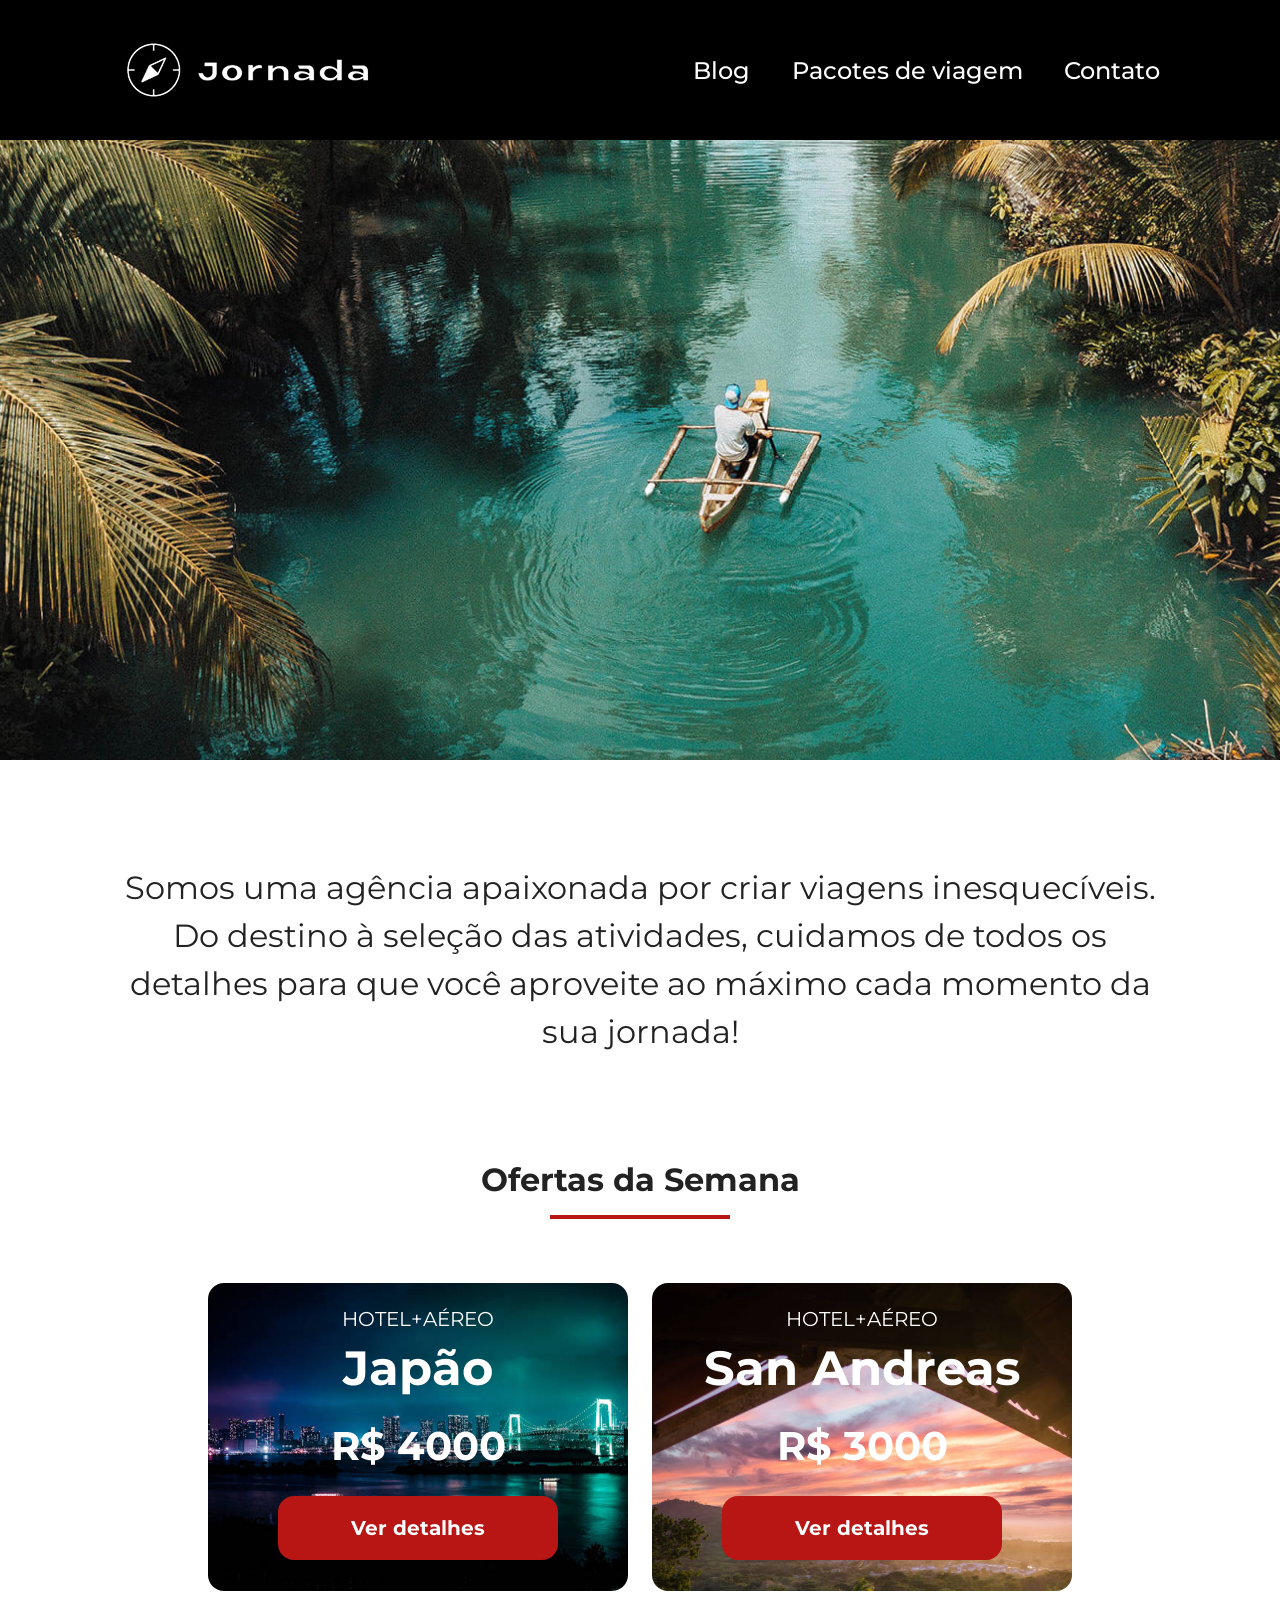
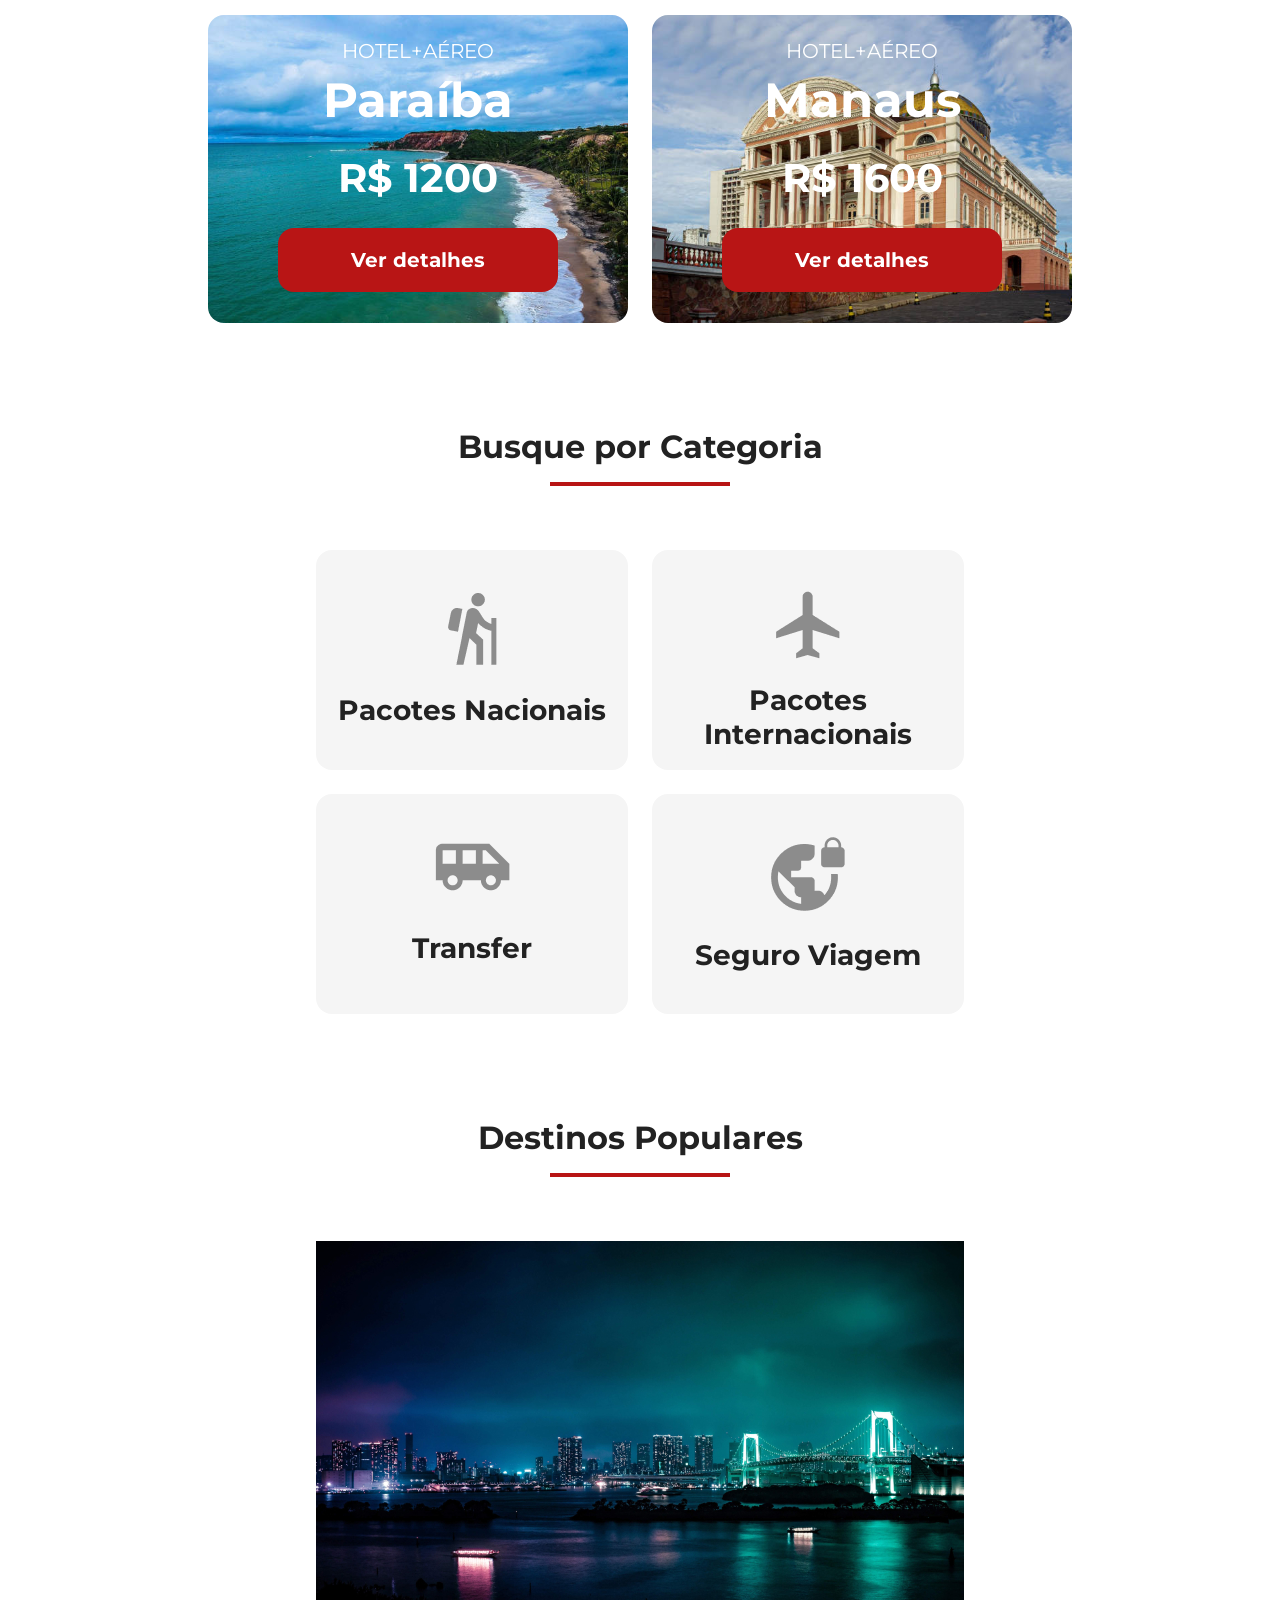
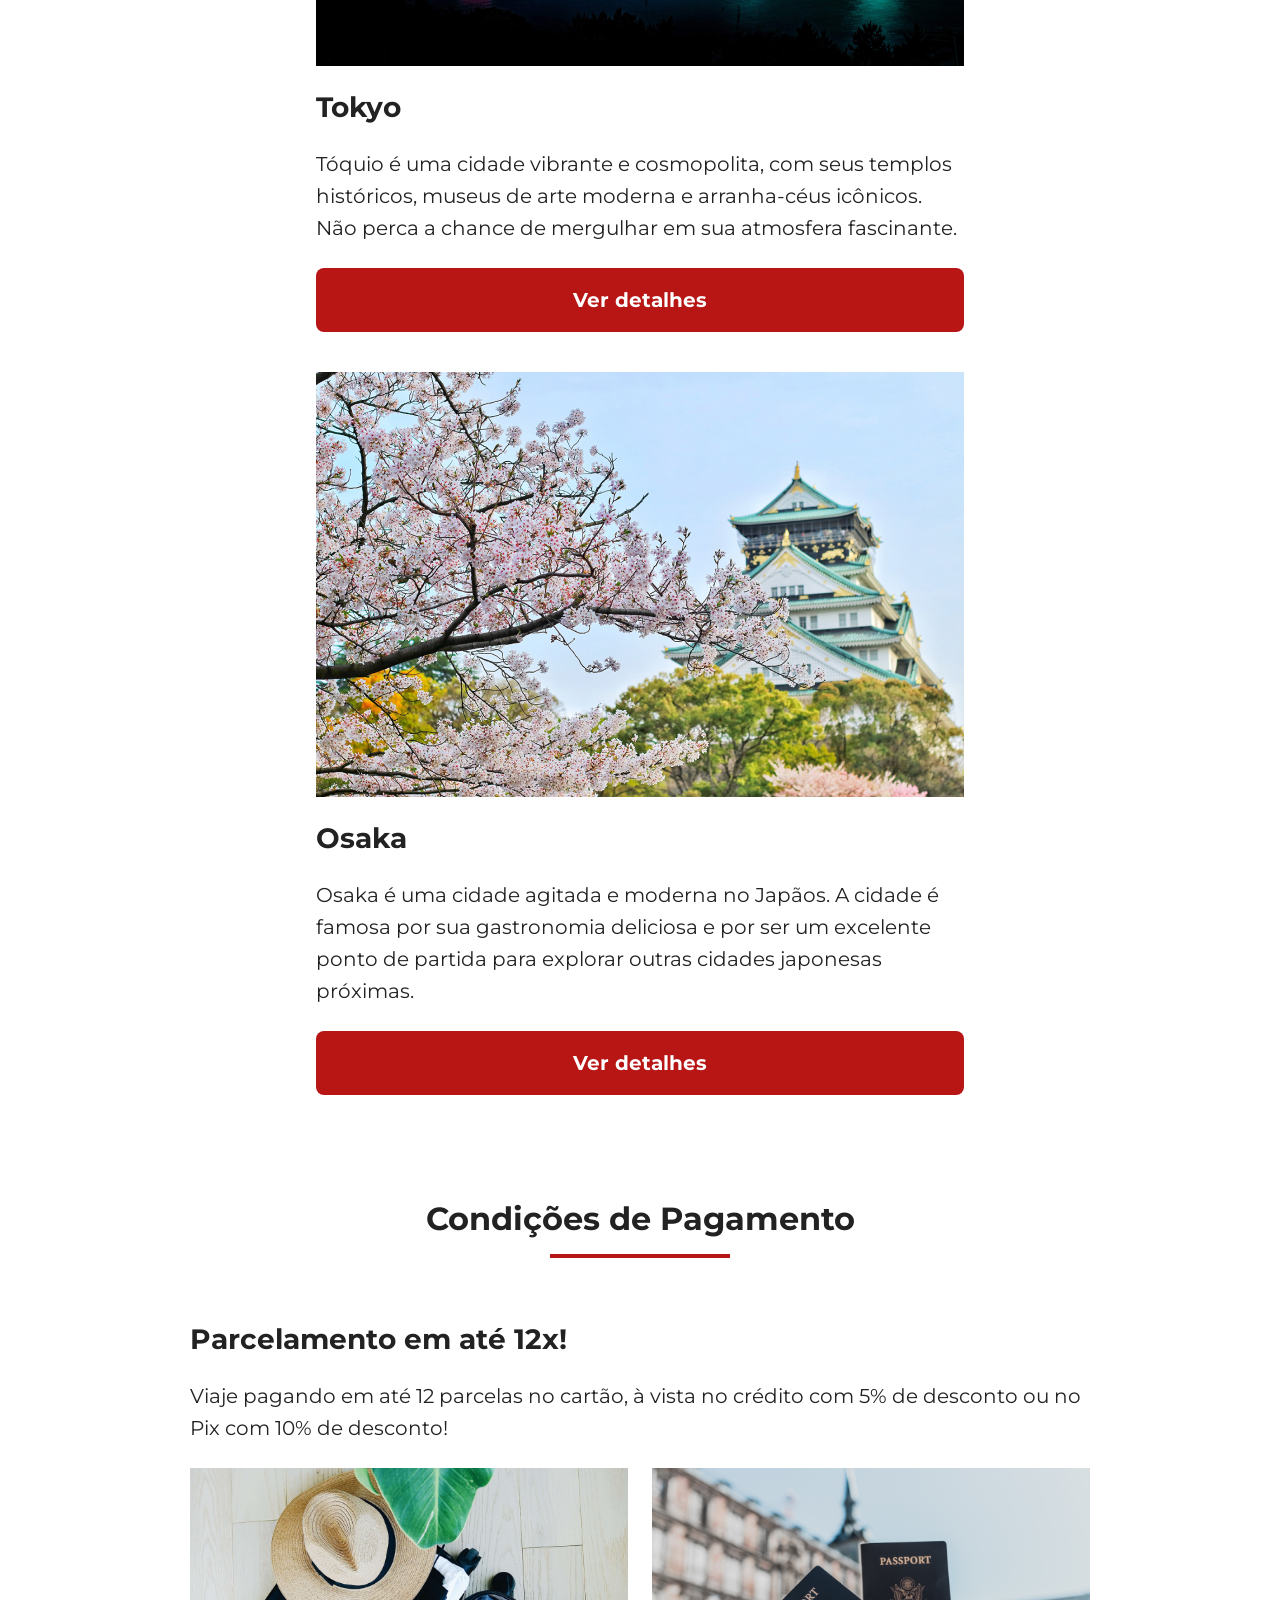
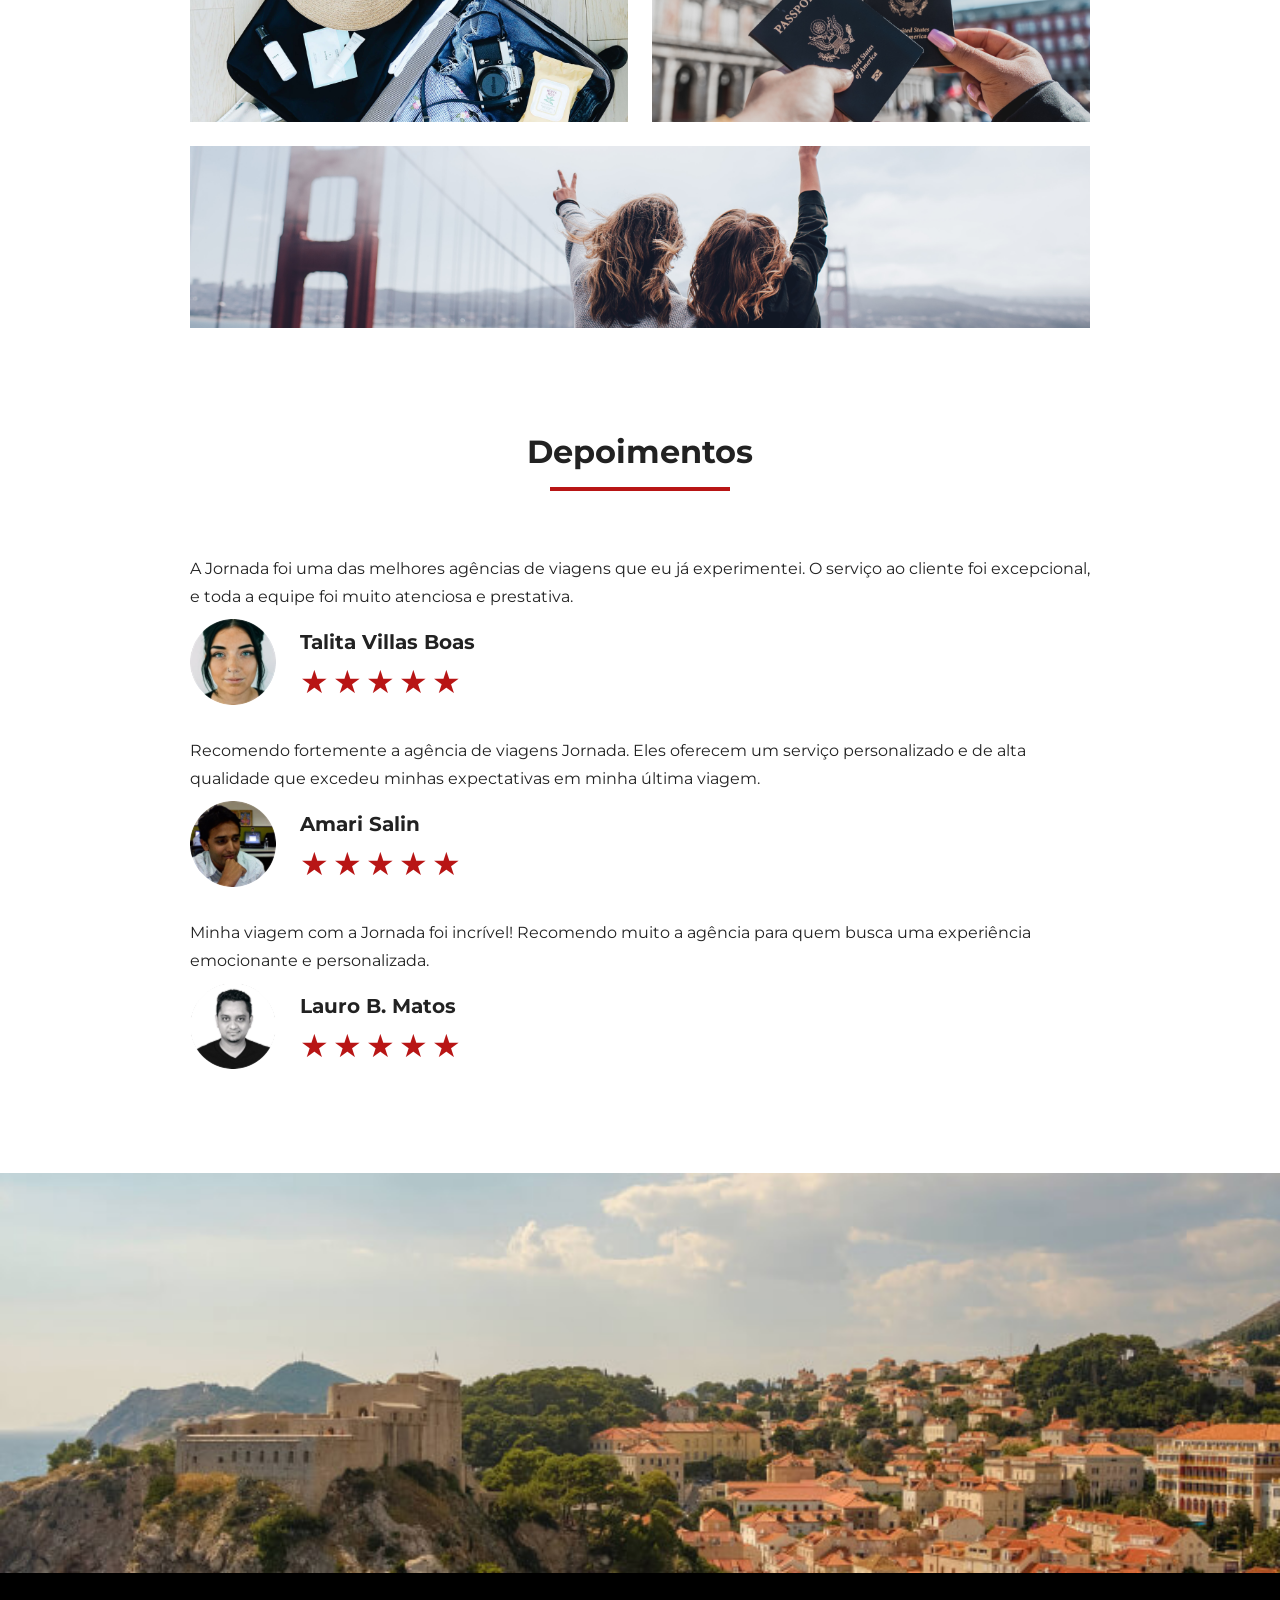
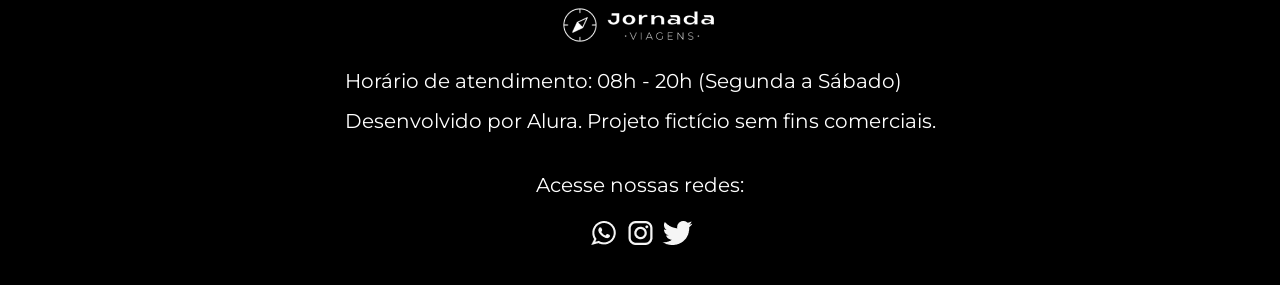
<file: index.html>
<!doctype html>
<html lang="pt-br">
  <head>
    <meta charset="UTF-8" />
    <meta name="viewport" content="width=device-width, initial-scale=1.0" />
    <meta
      name="description"
      content="Agência de viagens especializada em criar experiências inesquecíveis. Oferecemos pacotes personalizados, atendimento excepcional e destinos incríveis para tornar sua jornada única."
    />
    <meta name="og:title" content="Jornada Viagens" />
    <meta
      name="og:descripition"
      content="Jornada Viagens é uma agência de viagens especializada em criar experiências inesquecíveis. Oferecemos pacotes personalizados, atendimento excepcional e destinos incríveis para tornar sua jornada única."
    />
    <meta
      name="og:image"
      content="https://www.jornadaviagens.com.br/assets/images/logo-completa.png"
    />
    <meta name="og:type" content="website" />
    <meta name="og:url" content="https://www.jornadaviagens.com.br" />

    <link rel="preconnect" href="https://fonts.googleapis.com" />
    <link rel="preconnect" href="https://fonts.gstatic.com" crossorigin />
    <link
      href="https://fonts.googleapis.com/css2?family=Montserrat:ital,wght@0,100..900;1,100..900&display=swap"
      rel="stylesheet"
    />

    <title>Jornada Viagens</title>

    <link rel="shortcut icon" href="favico.svg" type="image/x-icon" />
    <link rel="stylesheet" href="assets/css/style.css" />
  </head>

  <body>
    <header class="main-header">
      <a class="logo" href="index.html" title="Página inicial">
        <img
          class="logo-mibile"
          src="assets/images/bussola-branca.png"
          alt=" Logo da Jornada Viagens na cor branca"
        />
        <img
          class="logo-desk"
          src="assets/images/logo-completa.png"
          alt="Logo da Jornada Viagens"
        />
      </a>

      <div class="navigation-menu">
        <label for="menu">
          <img src="assets/images/menu.png" alt="Imagem do menu hambúrguer" />
        </label>

        <input type="checkbox" id="menu" hidden />

        <nav>
          <ul class="list-links">
            <li><a href="#" target="_blank" title="Acessar Blog">Blog</a></li>
            <li>
              <a href="pacotes-de-viagem.html" title="Acessar Pacotes de viagem"
                >Pacotes de viagem</a
              >
            </li>
            <li>
              <a href="#" target="_blank" title="Acessar Contato">Contato</a>
            </li>
          </ul>
        </nav>
      </div>
    </header>

    <main>
      <section class="hero">
        <div class="hero-img"></div>

        <h2 class="hero-description">
          Somos uma agência apaixonada por criar viagens inesquecíveis. Do
          destino à seleção das atividades, cuidamos de todos os detalhes para
          que você aproveite ao máximo cada momento da sua jornada!
        </h2>
      </section>

      <section class="offers">
        <div class="section-title">
          <h2>Ofertas da Semana</h2>
          <hr />
        </div>

        <div class="offers-cards">
          <article class="card japao">
            <header>
              <p>HOTEL+AÉREO</p>
              <h3>
                Japão <br />
                <span>R$ 4000</span>
              </h3>
            </header>
            <footer>
              <a href="#" class="button">Ver detalhes</a>
            </footer>
          </article>

          <article class="card san-andreas">
            <header>
              <p>HOTEL+AÉREO</p>
              <h3>
                San Andreas <br />
                <span>R$ 3000</span>
              </h3>
            </header>
            <footer>
              <a href="#" class="button">Ver detalhes</a>
            </footer>
          </article>

          <article class="card paraiba">
            <header>
              <p>HOTEL+AÉREO</p>
              <h3>
                Paraíba <br />
                <span>R$ 1200</span>
              </h3>
            </header>
            <footer>
              <a href="#" class="button">Ver detalhes</a>
            </footer>
          </article>

          <article class="card manaus">
            <header>
              <p>HOTEL+AÉREO</p>
              <h3>
                Manaus <br />
                <span>R$ 1600</span>
              </h3>
            </header>
            <footer>
              <a href="#" class="button">Ver detalhes</a>
            </footer>
          </article>
        </div>
      </section>

      <section class="search-categories">
        <div class="section-title">
          <h2>Busque por Categoria</h2>
          <hr />
        </div>

        <div class="search-cards">
          <a class="card" href="#" target="_blank">
            <img
              src="assets/images/icone-caminhada.png"
              alt="Icone de caminhada"
            />
            <h3 class="text-card">Pacotes Nacionais</h3>
          </a>

          <a class="card" href="#" target="_blank">
            <img src="assets/images/icone-aviao.png" alt="Icone de caminhada" />
            <h3 class="text-card">
              Pacotes <br />
              Internacionais
            </h3>
          </a>

          <a class="card" href="#" target="_blank">
            <img
              src="assets/images/icone-onibus.png"
              alt="Icone de caminhada"
            />
            <h3 class="text-card">Transfer</h3>
          </a>

          <a class="card" href="#" target="_blank">
            <img
              src="assets/images/icone-planeta.png"
              alt="Icone de caminhada"
            />
            <h3 class="text-card">Seguro Viagem</h3>
          </a>
        </div>
      </section>

      <section class="destinations">
        <div class="section-title">
          <h2>Destinos Populares</h2>
          <hr />
        </div>

        <div class="destination-items">
          <article class="item">
            <header>
              <div class="img-item tokyo"></div>
              <h3 class="content-title">Tokyo</h3>
            </header>
            <p class="content-text">
              Tóquio é uma cidade vibrante e cosmopolita, com seus templos
              históricos, museus de arte moderna e arranha-céus icônicos. Não
              perca a chance de mergulhar em sua atmosfera fascinante.
            </p>
            <footer>
              <a href="#" class="button">Ver detalhes</a>
            </footer>
          </article>

          <article class="item">
            <header>
              <div class="img-item osaka"></div>
              <h3 class="content-title">Osaka</h3>
            </header>
            <p class="content-text">
              Osaka é uma cidade agitada e moderna no Japãos. A cidade é famosa
              por sua gastronomia deliciosa e por ser um excelente ponto de
              partida para explorar outras cidades japonesas próximas.
            </p>
            <footer>
              <a href="#" class="button">Ver detalhes</a>
            </footer>
          </article>
        </div>
      </section>

      <section class="payments">
        <div class="section-title">
          <h2>Condições de Pagamento</h2>
          <hr />
        </div>

        <div class="content-section">
          <div class="text-payments">
            <h3 class="content-title">Parcelamento em até 12x!</h3>
            <p class="content-text">
              Viaje pagando em até 12 parcelas no cartão, à vista no crédito com
              5% de desconto ou no Pix com 10% de desconto!
            </p>
          </div>
          <div class="img-payments">
            <div class="images mala"></div>
            <div class="images passaporte"></div>
            <div class="images pessoas"></div>
          </div>
        </div>
      </section>

      <section class="testimonial">
        <div class="section-title">
          <h2>Depoimentos</h2>
          <hr />
        </div>

        <div class="testimonial-container">
          <article>
            <header>
              <p>
                A Jornada foi uma das melhores agências de viagens que eu já
                experimentei. O serviço ao cliente foi excepcional, e toda a
                equipe foi muito atenciosa e prestativa.
              </p>
            </header>
            <footer>
              <img
                src="assets/images/avatar-talita.png"
                alt="Imagem de perfil do usuário"
              />
              <div class="profile-content">
                <h3>Talita Villas Boas</h3>
                <div class="rating">
                  <span class="stars">★</span>
                  <span class="stars">★</span>
                  <span class="stars">★</span>
                  <span class="stars">★</span>
                  <span class="stars">★</span>
                </div>
              </div>
            </footer>
          </article>
          <article>
            <header>
              <p>
                Recomendo fortemente a agência de viagens Jornada. Eles oferecem
                um serviço personalizado e de alta qualidade que excedeu minhas
                expectativas em minha última viagem.
              </p>
            </header>
            <footer>
              <img
                src="assets/images/avatar-amari.png"
                alt="Imagem de perfil do usuário"
              />
              <div class="profile-content">
                <h3>Amari Salin</h3>
                <div class="rating">
                  <span class="stars">★</span>
                  <span class="stars">★</span>
                  <span class="stars">★</span>
                  <span class="stars">★</span>
                  <span class="stars">★</span>
                </div>
              </div>
            </footer>
          </article>
          <article>
            <header>
              <p>
                Minha viagem com a Jornada foi incrível! Recomendo muito a
                agência para quem busca uma experiência emocionante e
                personalizada.
              </p>
            </header>
            <footer>
              <img
                src="assets/images/avatar-lauro.png"
                alt="Imagem de perfil do usuário"
              />
              <div class="profile-content">
                <h3>Lauro B. Matos</h3>
                <div class="rating">
                  <span class="stars">★</span>
                  <span class="stars">★</span>
                  <span class="stars">★</span>
                  <span class="stars">★</span>
                  <span class="stars">★</span>
                </div>
              </div>
            </footer>
          </article>
        </div>
      </section>

      <div class="image-footer"></div>
    </main>

    <footer class="footer-page">
      <div class="content-footer">
        <img
          class="footer-logo"
          src="assets/images/logo-footer.png"
          alt="Logo da Jornada Viagens"
        />

        <p>Horário de atendimento: 08h - 20h (Segunda a Sábado)</p>
        <p>Desenvolvido por Alura. Projeto fictício sem fins comerciais.</p>
      </div>

      <div class="social-media">
        <p>Acesse nossas redes:</p>

        <a href="#" title="Acessar Whatsapp" target="_blank">
          <img src="assets/images/whatsapp.png" alt="Logo Whatsapp" />
        </a>
        <a href="#" title="Acessar Instagram" target="_blank">
          <img src="assets/images/instragam.png" alt="Logo Instagram" />
        </a>
        <a href="#" title="Acessar Facebook" target="_blank">
          <img src="assets/images/x.png" alt="Logo Twitter" />
        </a>
      </div>
    </footer>
  </body>
</html>
</file>
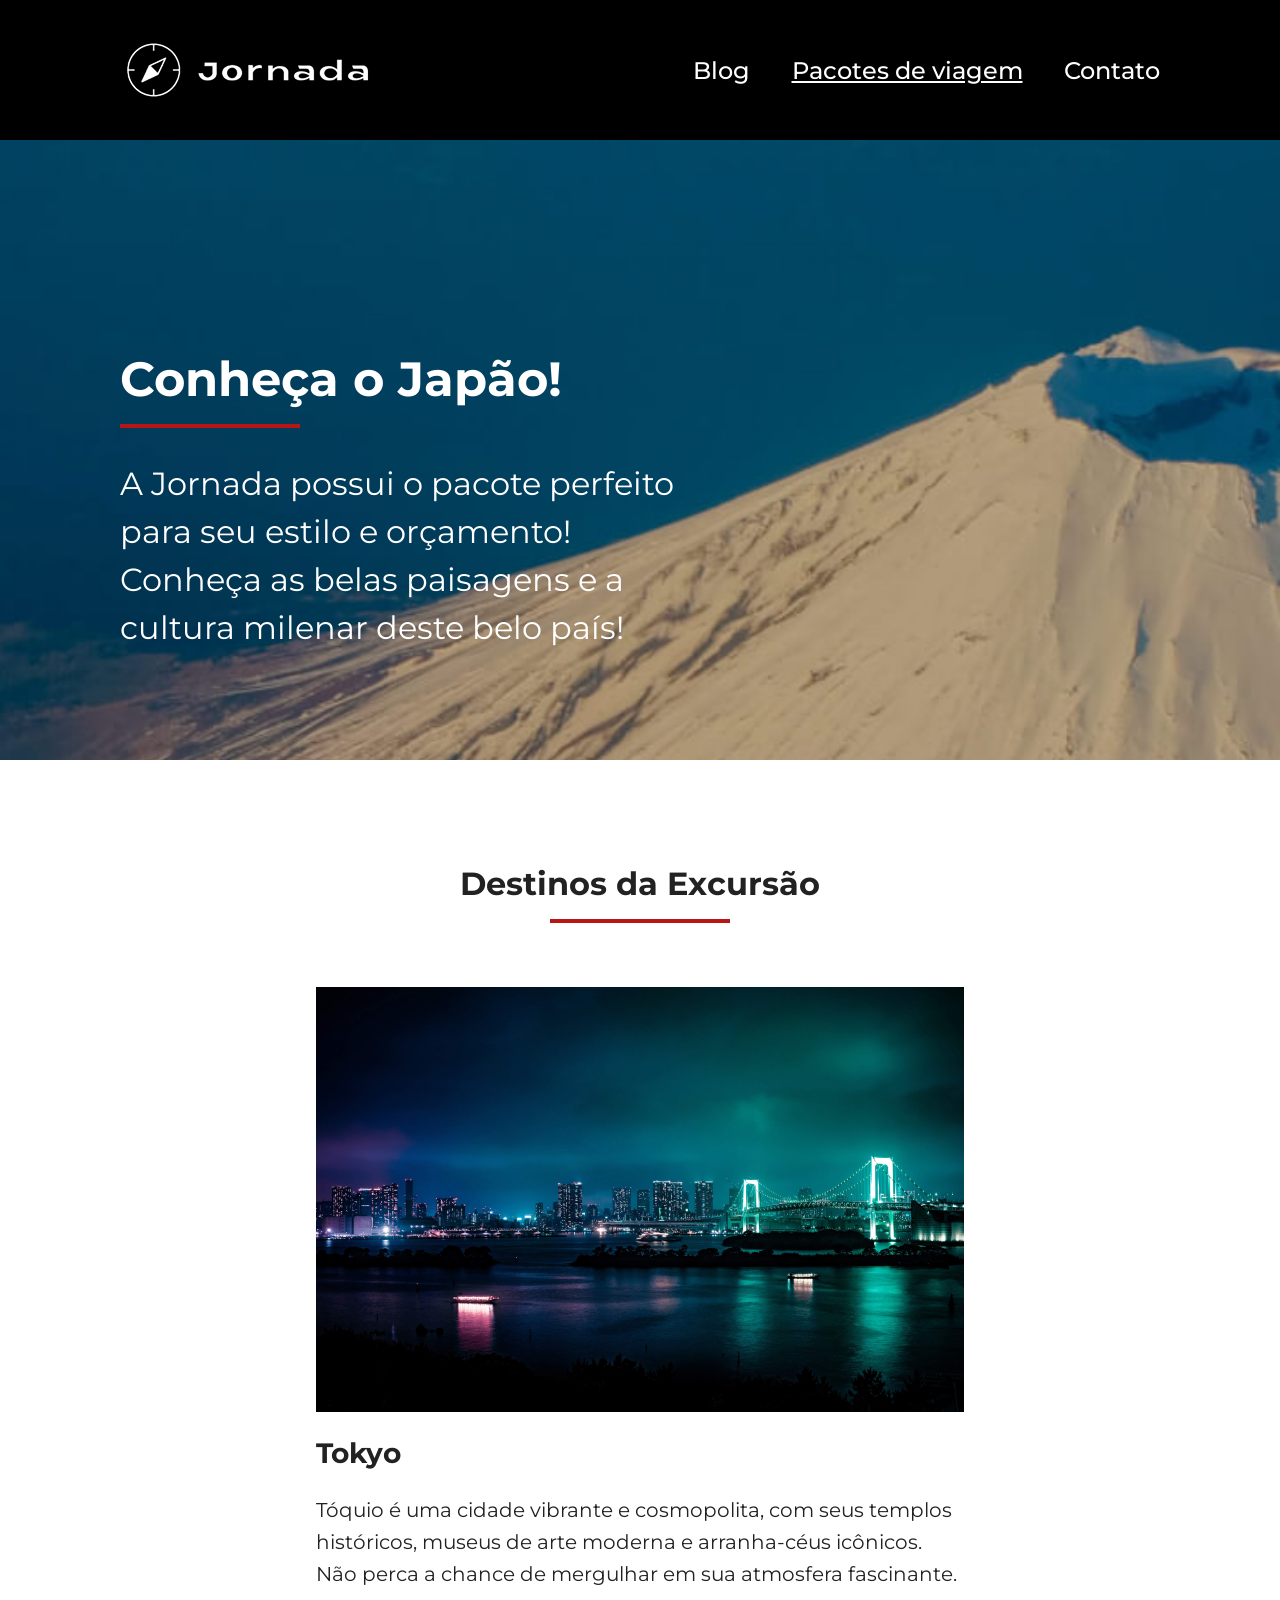
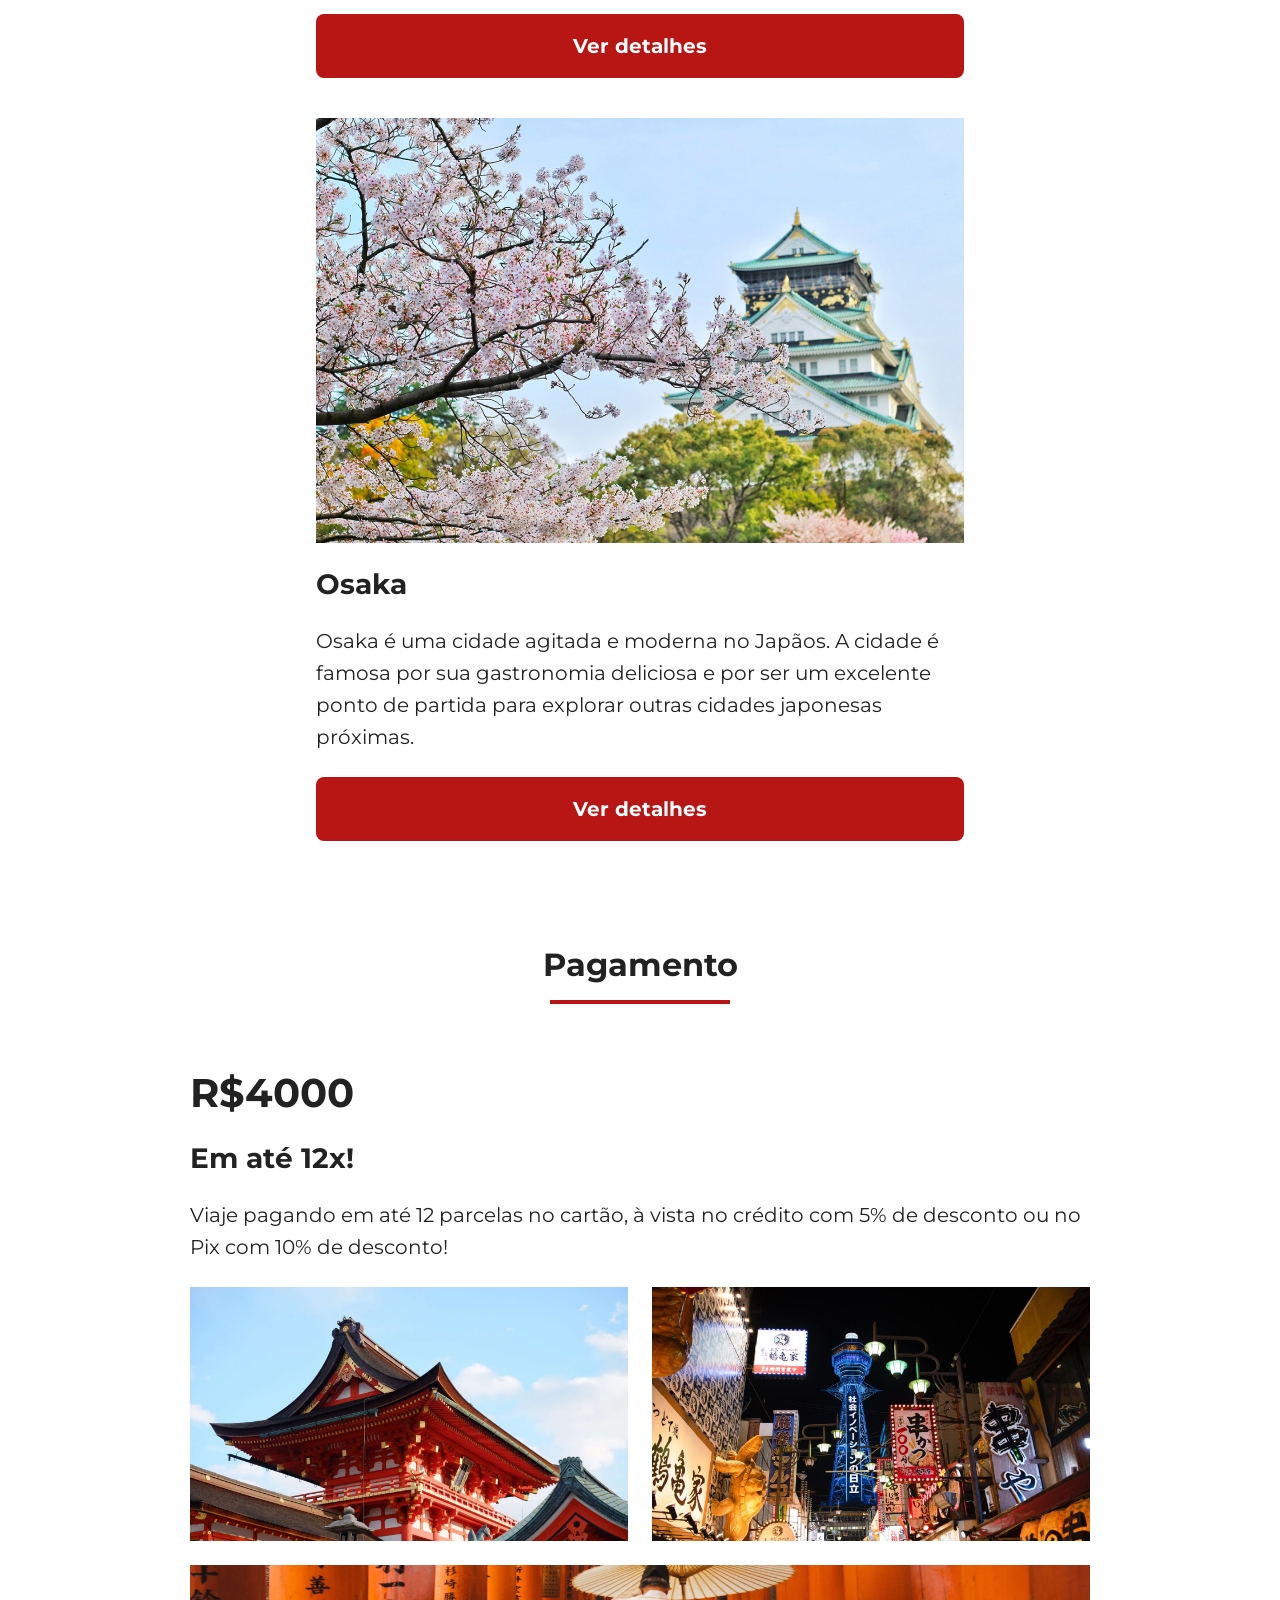
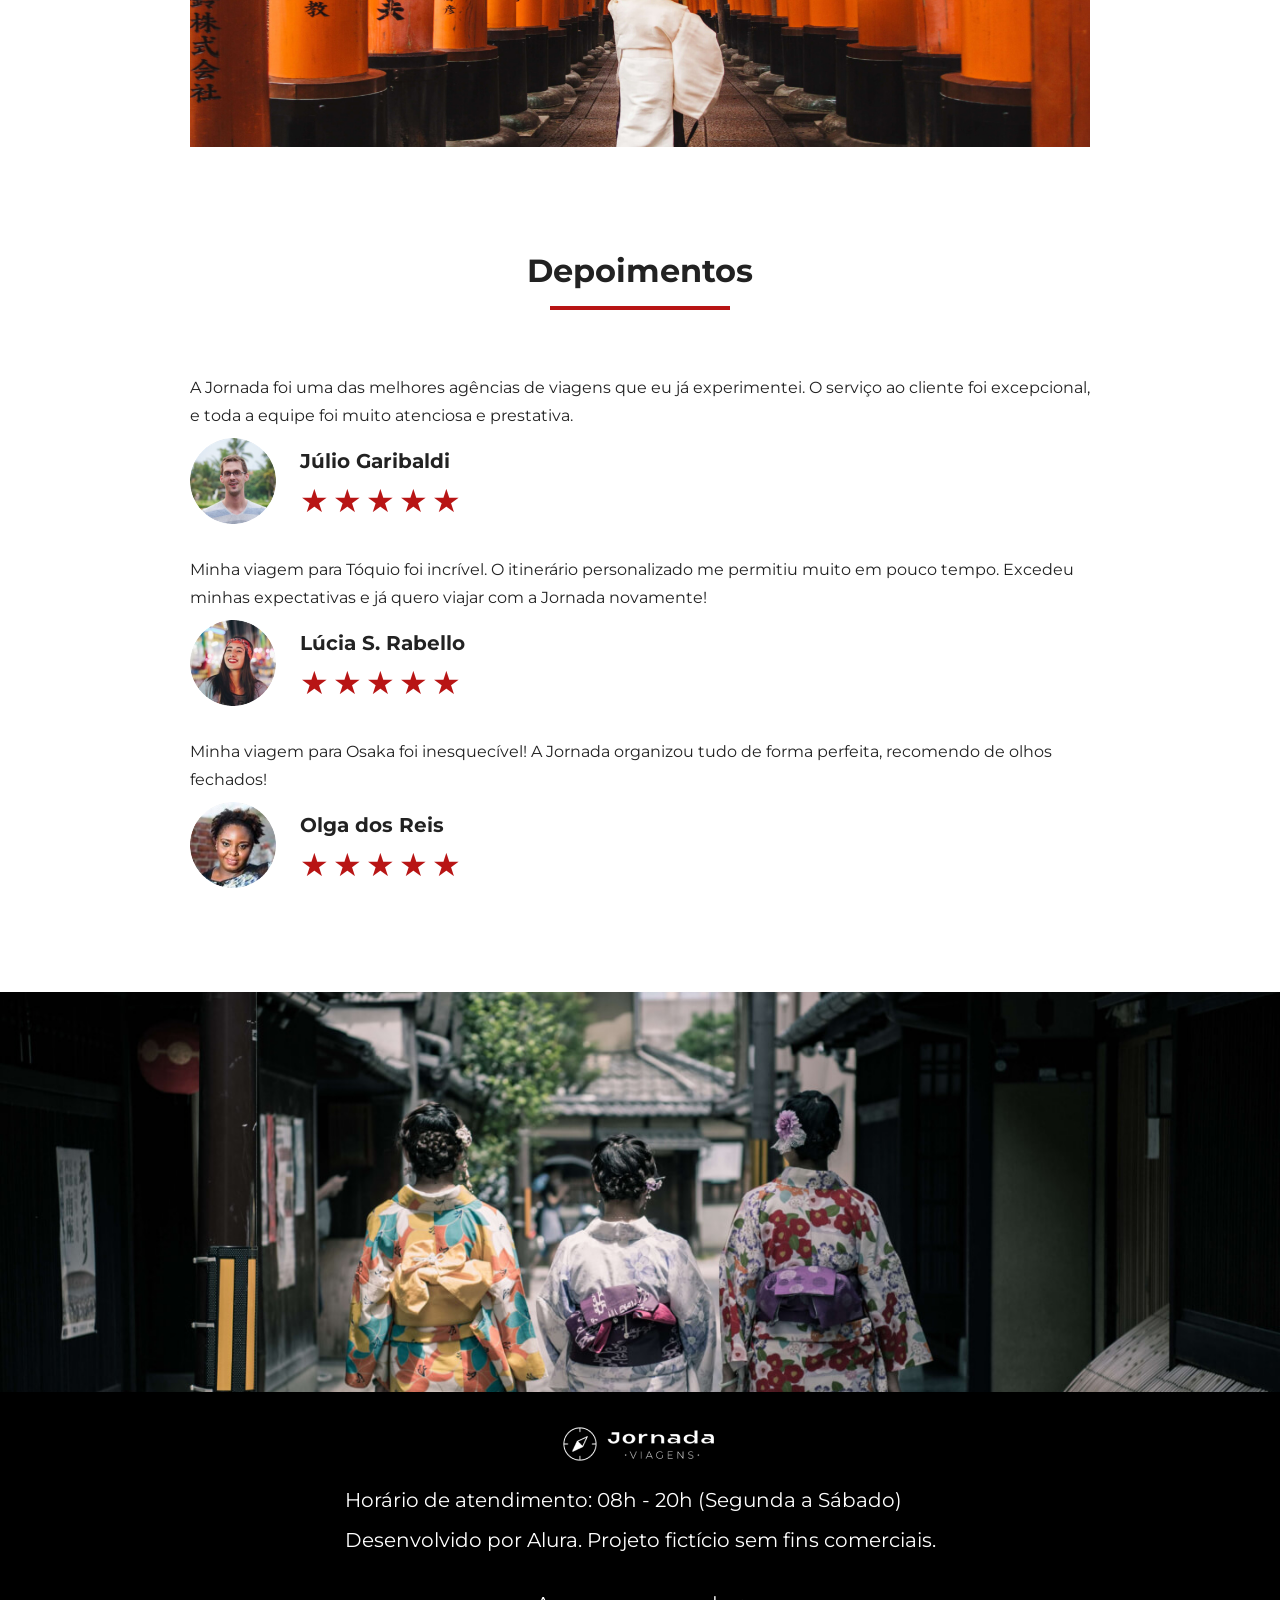
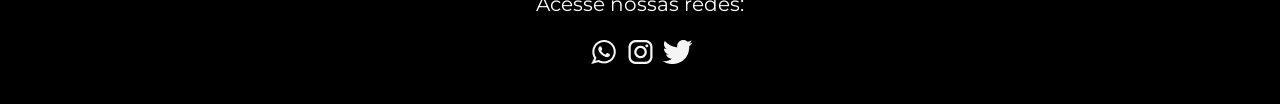
<file: pacotes-de-viagem.html>
<!doctype html>
<html lang="pt-BR">
  <head>
    <meta charset="UTF-8" />
    <meta name="viewport" content="width=device-width, initial-scale=1.0" />

    <meta
      name="description"
      content="Agência de viagens especializada em criar experiências inesquecíveis. Oferecemos pacotes personalizados, atendimento excepcional e destinos incríveis para tornar sua jornada única."
    />
    <meta name="og:title" content="Jornada Viagens Pacotes de Viagem" />
    <meta
      name="og:descripition"
      content="Jornada Viagens é uma agência de viagens especializada em criar experiências inesquecíveis. Oferecemos pacotes personalizados, atendimento excepcional e destinos incríveis para tornar sua jornada única."
    />
    <meta
      name="og:image"
      content="https://www.jornadaviagens.com.br/assets/images/logo-completa.png"
    />
    <meta name="og:type" content="website" />
    <meta name="og:url" content="https://www.jornadaviagens.com.br" />

    <link rel="preconnect" href="https://fonts.googleapis.com" />
    <link rel="preconnect" href="https://fonts.gstatic.com" crossorigin />
    <link
      href="https://fonts.googleapis.com/css2?family=Montserrat:ital,wght@0,100..900;1,100..900&display=swap"
      rel="stylesheet"
    />

    <title>Pacotes de viagem</title>

    <link rel="shortcut icon" href="favico.svg" type="image/x-icon" />
    <link rel="stylesheet" href="assets/css/style.css" />
  </head>
  <body>
    <header class="main-header">
      <a class="logo" href="index.html" title="Página inicial">
        <img
          class="logo-mibile"
          src="assets/images/bussola-branca.png"
          alt=" Logo da Jornada Viagens na cor branca"
        />
        <img
          class="logo-desk"
          src="assets/images/logo-completa.png"
          alt="Logo da Jornada Viagens"
        />
      </a>

      <div class="navigation-menu">
        <label for="menu">
          <img src="assets/images/menu.png" alt="Imagem do menu hambúrguer" />
        </label>

        <input type="checkbox" id="menu" hidden />

        <nav>
          <ul class="list-links">
            <li><a href="#" target="_blank" title="Acessar Blog">Blog</a></li>
            <li>
              <a
                class="active"
                href="pacotes-de-viagem.html"
                title="Acessar Pacotes de viagem"
                >Pacotes de viagem</a
              >
            </li>
            <li>
              <a href="#" target="_blank" title="Acessar Contato">Contato</a>
            </li>
          </ul>
        </nav>
      </div>
    </header>

    <main>
      <section class="hero pacotes">
        <div class="hero-img pacotes">
          <div class="hero-text-content">
            <h1 class="title-hero pacotes">Conheça o Japão!</h1>

            <hr />

            <p>
              A Jornada possui o pacote perfeito para seu estilo e orçamento!
              Conheça as belas paisagens e a cultura milenar deste belo país!
            </p>
          </div>
        </div>
      </section>

      <section class="destinations">
        <div class="section-title">
          <h2>Destinos da Excursão</h2>
          <hr />
        </div>

        <div class="destination-items">
          <article class="item">
            <header>
              <div class="img-item tokyo"></div>
              <h3 class="content-title">Tokyo</h3>
            </header>
            <p class="content-text">
              Tóquio é uma cidade vibrante e cosmopolita, com seus templos
              históricos, museus de arte moderna e arranha-céus icônicos. Não
              perca a chance de mergulhar em sua atmosfera fascinante.
            </p>
            <footer>
              <a href="#" class="button">Ver detalhes</a>
            </footer>
          </article>

          <article class="item">
            <header>
              <div class="img-item osaka"></div>
              <h3 class="content-title">Osaka</h3>
            </header>
            <p class="content-text">
              Osaka é uma cidade agitada e moderna no Japãos. A cidade é famosa
              por sua gastronomia deliciosa e por ser um excelente ponto de
              partida para explorar outras cidades japonesas próximas.
            </p>
            <footer>
              <a href="#" class="button">Ver detalhes</a>
            </footer>
          </article>
        </div>
      </section>

      <section class="payments">
        <div class="section-title">
          <h2>Pagamento</h2>
          <hr />
        </div>

        <div class="content-section pagina-pacotes">
          <div class="text-payments">
            <p class="price pagina-pacotes">R$4000</p>
            <h3 class="content-title">Em até 12x!</h3>
            <p class="content-text">
              Viaje pagando em até 12 parcelas no cartão, à vista no crédito com
              5% de desconto ou no Pix com 10% de desconto!
            </p>
            <footer>
              <a href="#" class="button pagina-pacotes">Ver detalhes</a>
            </footer>
          </div>
          <div class="img-payments">
            <div class="images casa"></div>
            <div class="images cidade"></div>
            <div class="images pessoa"></div>
          </div>
        </div>
      </section>

      <section class="testimonial">
        <div class="section-title">
          <h2>Depoimentos</h2>
          <hr />
        </div>

        <div class="testimonial-container">
          <article>
            <header>
              <p>
                A Jornada foi uma das melhores agências de viagens que eu já
                experimentei. O serviço ao cliente foi excepcional, e toda a
                equipe foi muito atenciosa e prestativa.
              </p>
            </header>
            <footer>
              <img
                src="assets/images/avatar-julio.png"
                alt="Imagem de perfil do usuário"
              />
              <div class="profile-content">
                <h3>Júlio Garibaldi</h3>
                <div class="rating">
                  <span class="stars">★</span>
                  <span class="stars">★</span>
                  <span class="stars">★</span>
                  <span class="stars">★</span>
                  <span class="stars">★</span>
                </div>
              </div>
            </footer>
          </article>
          <article>
            <header>
              <p>
                Minha viagem para Tóquio foi incrível. O itinerário
                personalizado me permitiu muito em pouco tempo. Excedeu minhas
                expectativas e já quero viajar com a Jornada novamente!
              </p>
            </header>
            <footer>
              <img
                src="assets/images/avatar-lucia.png"
                alt="Imagem de perfil do usuário"
              />
              <div class="profile-content">
                <h3>Lúcia S. Rabello</h3>
                <div class="rating">
                  <span class="stars">★</span>
                  <span class="stars">★</span>
                  <span class="stars">★</span>
                  <span class="stars">★</span>
                  <span class="stars">★</span>
                </div>
              </div>
            </footer>
          </article>
          <article>
            <header>
              <p>
                Minha viagem para Osaka foi inesquecível! A Jornada organizou
                tudo de forma perfeita, recomendo de olhos fechados!
              </p>
            </header>
            <footer>
              <img
                src="assets/images/avatar-olga.png"
                alt="Imagem de perfil do usuário"
              />
              <div class="profile-content">
                <h3>Olga dos Reis</h3>
                <div class="rating">
                  <span class="stars">★</span>
                  <span class="stars">★</span>
                  <span class="stars">★</span>
                  <span class="stars">★</span>
                  <span class="stars">★</span>
                </div>
              </div>
            </footer>
          </article>
        </div>
      </section>

      <div class="image-footer pagina-pacotes"></div>
    </main>

    <footer class="footer-page">
      <div class="content-footer">
        <img
          class="footer-logo"
          src="assets/images/logo-footer.png"
          alt="Logo da Jornada Viagens"
        />

        <p>Horário de atendimento: 08h - 20h (Segunda a Sábado)</p>
        <p>Desenvolvido por Alura. Projeto fictício sem fins comerciais.</p>
      </div>

      <div class="social-media">
        <p>Acesse nossas redes:</p>

        <a href="#" title="Acessar Whatsapp" target="_blank">
          <img src="assets/images/whatsapp.png" alt="Logo Whatsapp" />
        </a>
        <a href="#" title="Acessar Instagram" target="_blank">
          <img src="assets/images/instragam.png" alt="Logo Instagram" />
        </a>
        <a href="#" title="Acessar Facebook" target="_blank">
          <img src="assets/images/x.png" alt="Logo Twitter" />
        </a>
      </div>
    </footer>
  </body>
</html>
</file>
<file: assets/css/style.css>
@import url(global.css);
@import url(header.css);
@import url(hero.css);
@import url(offers.css);
@import url(search.css);
@import url(destinations.css);
@import url(payments.css);
@import url(testimonials.css);
@import url(footer.css);
@import url(pacotes.css);
</file>
